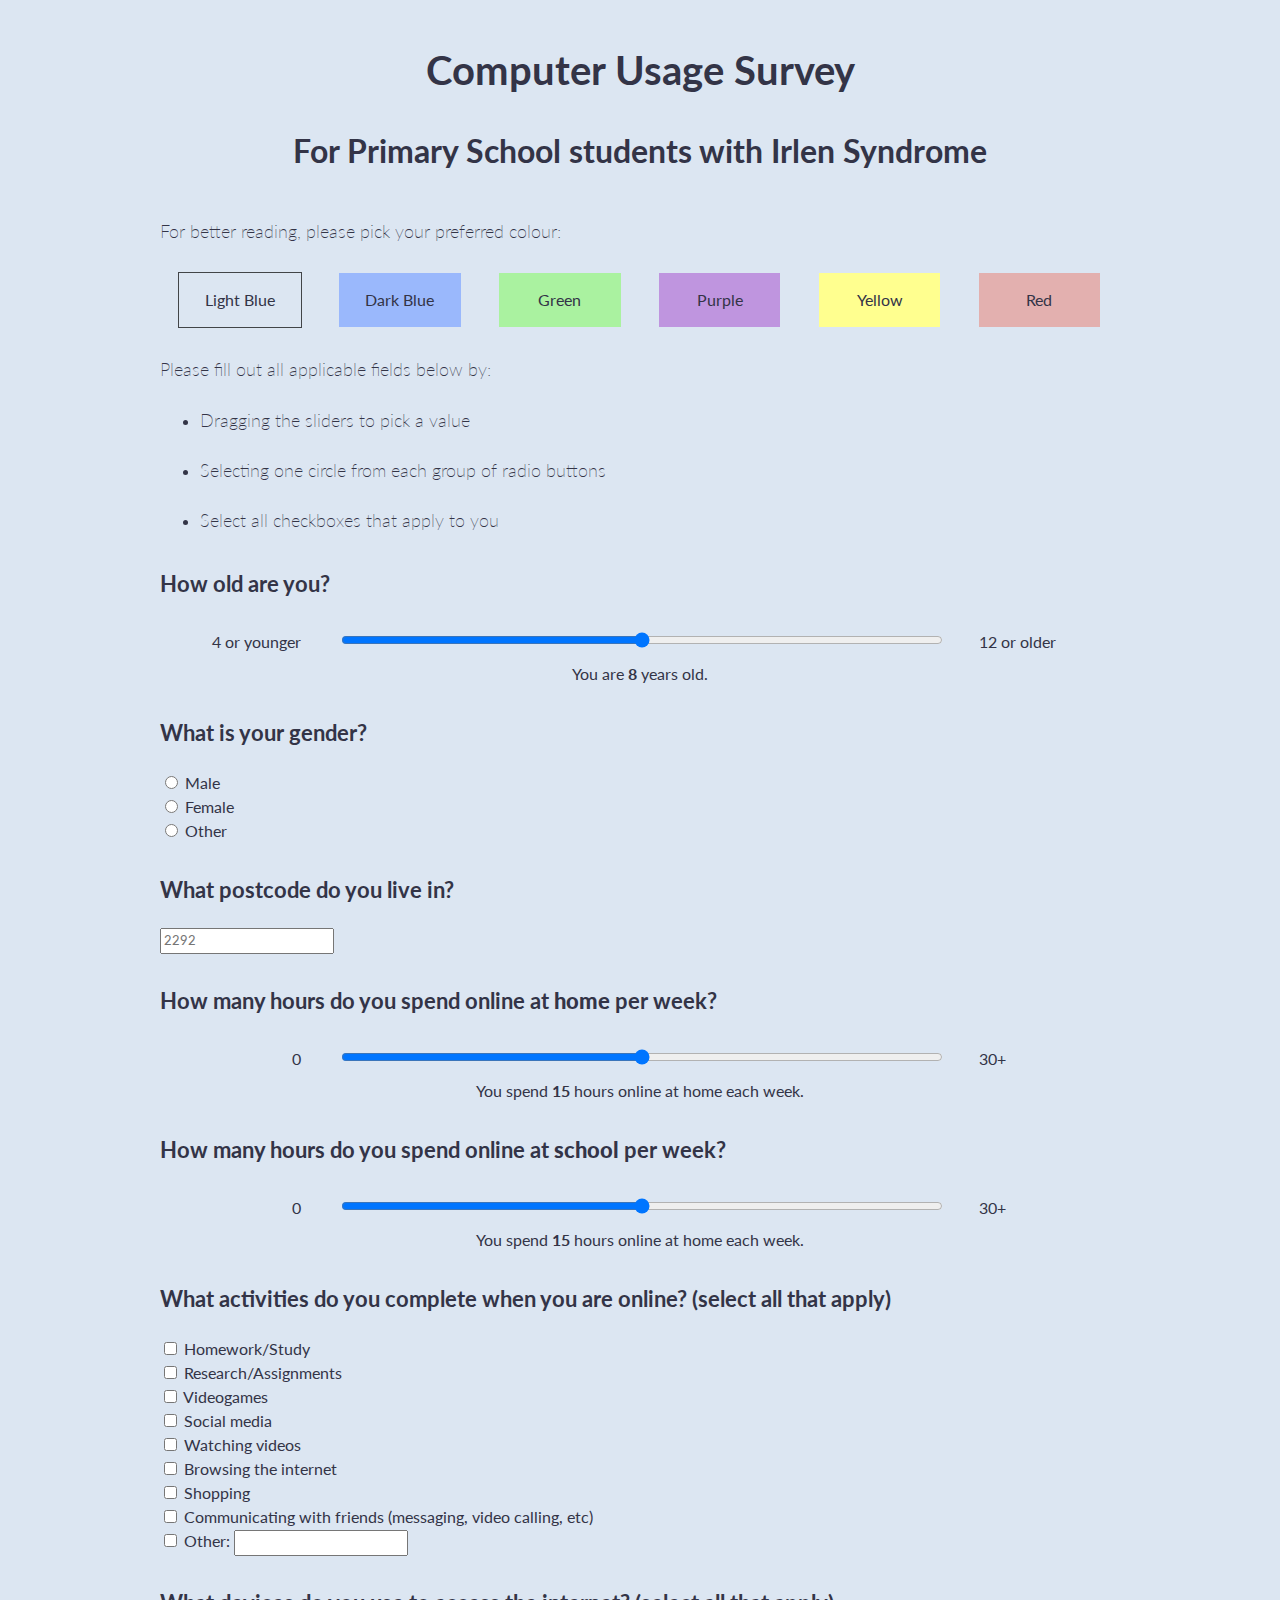
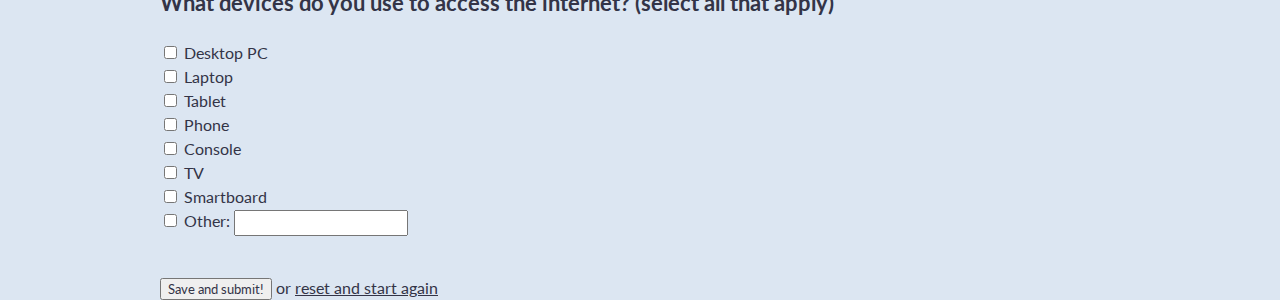
<file: index.html>
<!DOCTYPE html>
<html>
  <head>
    <meta charset="UTF-8">
    <title>Irlen Syndrom Survey</title>
    <script src="https://code.jquery.com/jquery-3.3.1.min.js"
		    integrity="sha256-FgpCb/KJQlLNfOu91ta32o/NMZxltwRo8QtmkMRdAu8="
		    crossorigin="anonymous" defer></script>
    <script src="js/script.js" defer></script>
    <link rel="stylesheet" href="css/simple-grid.min.css">
    <link rel="stylesheet" href="css/main.css">
  </head>
  <body>
    <div class="container">
      <h1>Computer Usage Survey</h1>
      <h2>For Primary School students with Irlen Syndrome</h2>
      <p>For better reading, please pick your preferred colour:</p>
      <div class="row colour-picker">
        <div class="col-2" id="grey">Light Blue</div>
        <div class="col-2" id="blue">Dark Blue</div>
        <div class="col-2" id="green">Green</div>
        <div class="col-2" id="purple">Purple</div>
        <div class="col-2" id="yellow">Yellow</div>
        <div class="col-2" id="red">Red</div>
      </div>
      <p>Please fill out all applicable fields below by:</p>
      <ul>
        <li><p>Dragging the sliders to pick a value</p></li>
        <li><p>Selecting one circle from each group of radio buttons</p></li>
        <li><p>Select all checkboxes that apply to you</p></li>
      </ul>
      <div class="row"><form id="irlen-survey" method="get" action="thanks.html">
        <label for="age"><h3>How old are you?</h3></label>
        <div class="row"><label for="age" class="col-2 right">4 or younger</label> <div class="col-8"><input type="range" id="age" min="4" value="8" max="12" step="1" oninput="outputUpdateAge(value)"></div> <label for="age" class="col-2">12 or older</label></div>
        <div class="center">You are <strong><output id="age-output">8</output></strong> years old.</div>
        
        <label for="gender"><h3>What is your gender?</h3></label>
        <div id="gender">
          <div><input type="radio" name="gender" value="m" id="male" required> <label for="male">Male</label></div>
          <div><input type="radio" name="gender" value="f" id="female" required> <label for="female">Female</label></div>
          <div><input type="radio" name="gender" value="o" id="other-gender" required> <label for="other-gender">Other</label></div>
        </div>
        
        <label for="postcode"><h3>What postcode do you live in?</h3></label>
        <input type="text" id="postcode" placeholder="2292" pattern="\d\d\d\d" oninvalid="this.setCustomValidity('Invalid postcode. Postcodes are 4 numbers long.')" onvalid="this.setCustomValidity('')">
        
        <label for="home-hours"><h3>How many hours do you spend online at <strong>home</strong> per week?</h3></label>
        <div class="row"><label for="home-hours" class="col-2 right">0</label> <div class="col-8"><input type="range" id="home-hours" min="0" value="15" max="30" step="1" oninput="outputUpdateHome(value)"></div> <label for="home-hours" class="col-2">30+</label></div>
        <div class="center">You spend <strong><output id="home-output">15</output></strong> hours online at home each week.</div>

        <label for="home-hours"><h3>How many hours do you spend online at <strong>school</strong> per week?</h3></label>
        <div class="row"><label for="school-hours" class="col-2 right">0</label> <div class="col-8"><input type="range" id="school-hours" min="0" value="15" max="30" step="1" oninput="outputUpdateSchool(value)"></div> <label for="school-hours" class="col-2">30+</label></div>
        <div class="center">You spend <strong><output id="school-output">15</output></strong> hours online at home each week.</div>

        <label for="activities"><h3>What activities do you complete when you are online? (select all that apply)</h3></label>
        <div id="activities">
          <div><input type="checkbox" name="activities" value="Homework" id="homework"> <label for="homework">Homework/Study</label></div>
          <div><input type="checkbox" name="activities" value="Assignments" id="assignment"> <label for="assignment">Research/Assignments</label></div>
          <div><input type="checkbox" name="activities" value="Games" id="games"> <label for="games">Videogames</label></div>
          <div><input type="checkbox" name="activities" value="SocialMedia" id="media"> <label for="media">Social media</label></div>
          <div><input type="checkbox" name="activities" value="Videos" id="videos"> <label for="videos">Watching videos</label></div>
          <div><input type="checkbox" name="activities" value="Internet" id="internet"> <label for="internet">Browsing the internet</label></div>
          <div><input type="checkbox" name="activities" value="Games" id="shopping"> <label for="shopping">Shopping</label></div>
          <div><input type="checkbox" name="activities" value="Communicating" id="communication"> <label for="communication">Communicating with friends (messaging, video calling, etc)</label></div>
          <div><input type="checkbox" name="activities" value="Other" id="other-activity"> <label for="other-activity">Other:</label> <input type="text" maxlength="100"></div>
        </div>

        <label for="devices"><h3>What devices do you use to access the internet? (select all that apply)</h3></label>
        <div id="devices">
          <div><input type="checkbox" name="devices" value="DesktopPC" id="desktop"> <label for="desktop">Desktop PC</label></div>
          <div><input type="checkbox" name="devices" value="Laptop" id="laptop"> <label for="laptop">Laptop</label></div>
          <div><input type="checkbox" name="devices" value="Tablet" id="tablet"> <label for="tablet">Tablet</label></div>
          <div><input type="checkbox" name="devices" value="Phone" id="phone"> <label for="phone">Phone</label></div>
          <div><input type="checkbox" name="devices" value="Console" id="console"> <label for="console">Console</label></div>
          <div><input type="checkbox" name="devices" value="TV" id="tv"> <label for="tv">TV</label></div>
          <div><input type="checkbox" name="devices" value="Smartboard" id="smartboard"> <label for="smartboard">Smartboard</label></div>
          <div><input type="checkbox" name="activities" value="Other" id="other-device"> <label for="other-device">Other:</label> <input type="text" maxlength="100"></div>
        </div>

        <div id="final"><input type="submit" value="Save and submit!"> or <a href="#irlen-survey" onclick="$('#irlen-survey').trigger('reset');$('#age-output').val(8);$('#home-output').val(15);$('#school-output').val(15);">reset and start again</a></div>

      </form></div>
      <!--
      https://thenewcode.com/757/Playing-With-The-HTML5-range-Slider-Input
      http://brennaobrien.com/blog/2014/05/style-input-type-range-in-every-browser.html
      https://developer.mozilla.org/en-US/docs/Web/HTML/Element/output
      https://irlen.com/what-is-irlen-syndrome/
      https://irlen.com/light-sensitivity-fluorescent-lights-and-irlen/#
      https://irlen.com/reading-problems-dyslexia-learning-difficulties-the-irlen-method/#
      https://irlen.com/what-you-can-do/
      https://irlen.com/colored-overlays/#
      https://developer.mozilla.org/en-US/docs/Web/API/Window/localStorage - for keeping colour
      https://www.the-art-of-web.com/html/html5-form-validation/
      simplegrid.io
      'use the buttons below to complete the survey'
      $("#yourFormId").trigger('reset');
      -->
    </div>
  </body>
</html>
</file>
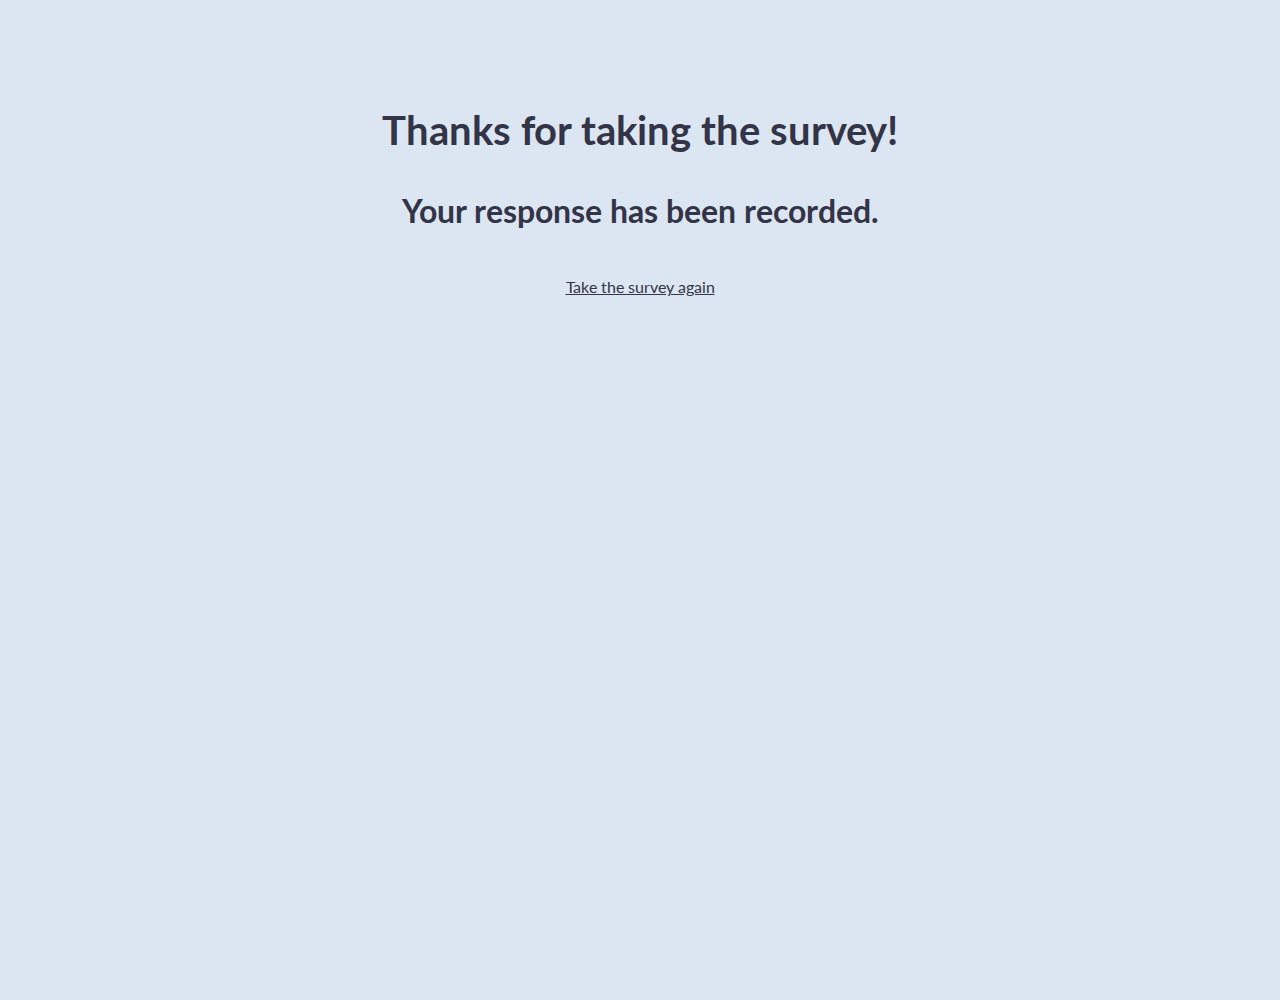
<file: thanks.html>
<!DOCTYPE html>
<html>
<head>
    <meta charset="UTF-8">
    <title>Irlen Syndrom Survey</title>
    <script src="https://code.jquery.com/jquery-3.3.1.min.js"
            integrity="sha256-FgpCb/KJQlLNfOu91ta32o/NMZxltwRo8QtmkMRdAu8="
            crossorigin="anonymous" defer></script>
    <script src="js/script.js" defer></script>
    <link rel="stylesheet" href="css/simple-grid.min.css">
    <link rel="stylesheet" href="css/main.css">
</head>
<body>
<h1 style="margin-top: 100px;">Thanks for taking the survey!</h1>
<h2>Your response has been recorded.</h2>
<a href="index.html" style="margin-top: 100px; margin: auto; width: 300px; text-align: center; display: block;">Take the survey again</a>
</body>
</html>
</file>
<file: css/main.css>
.container {
  margin-top: 40px;
  margin-bottom: 100px;
}

h1, h2 {
  text-align: center;
}

h3 {
  margin-top: 30px;
}

.colour-picker div {
  text-align: center;
  padding-top: 15px;
  padding-bottom: 15px;
  cursor: pointer;
}
.colour-picker div:focus {
  outline: 1px solid rgba(0, 0, 0, 0.7);
}

#grey {
  background-color: #DCE6F2;
}

#blue {
  background-color: #9AB8FC;
}

#green {
  background-color: #AAF2A0;
}

#yellow {
  background-color: #FFFF8F;
}

#purple {
  background-color: #BF95DF;
}

#red {
  background-color: #E3B0AF;
}

.selected {
  outline: 1px solid rgba(0, 0, 0, 0.7);
}

#postcode, label[for="postcode"] {
  display: block;
}

#final {
  margin-top: 40px;
}

h2 {
  margin-bottom: 40px;
}

input[type=range] {
  width: 100%;
}

.center {
  text-align: center;
}

.right {
  text-align: right;
}
</file>
<file: css/simple-grid.min.css>
@import url(https://fonts.googleapis.com/css?family=Lato:400,300,300italic,400italic,700,700italic);body,html{height:100%;width:100%;margin:0;padding:0;left:0;top:0;font-size:100%}.center,.container{margin-left:auto;margin-right:auto}*{font-family:Lato,Helvetica,sans-serif;color:#333447;line-height:1.5}h1{font-size:2.5rem}h2{font-size:2rem}h3{font-size:1.375rem}h4{font-size:1.125rem}h5{font-size:1rem}h6{font-size:.875rem}p{font-size:1.125rem;font-weight:200;line-height:1.8}.font-light{font-weight:300}.font-regular{font-weight:400}.font-heavy{font-weight:700}.left{text-align:left}.right{text-align:right}.center{text-align:center}.justify{text-align:justify}.container{width:90%}.row{position:relative;width:100%}.row [class^=col]{float:left;margin:.5rem 2%;min-height:.125rem}.col-1,.col-10,.col-11,.col-12,.col-2,.col-3,.col-4,.col-5,.col-6,.col-7,.col-8,.col-9{width:96%}.col-1-sm{width:4.33%}.col-2-sm{width:12.66%}.col-3-sm{width:21%}.col-4-sm{width:29.33%}.col-5-sm{width:37.66%}.col-6-sm{width:46%}.col-7-sm{width:54.33%}.col-8-sm{width:62.66%}.col-9-sm{width:71%}.col-10-sm{width:79.33%}.col-11-sm{width:87.66%}.col-12-sm{width:96%}.row::after{content:"";display:table;clear:both}.hidden-sm{display:none}@media only screen and (min-width:33.75em){.container{width:80%}}@media only screen and (min-width:45em){.col-1{width:4.33%}.col-2{width:12.66%}.col-3{width:21%}.col-4{width:29.33%}.col-5{width:37.66%}.col-6{width:46%}.col-7{width:54.33%}.col-8{width:62.66%}.col-9{width:71%}.col-10{width:79.33%}.col-11{width:87.66%}.col-12{width:96%}.hidden-sm{display:block}}@media only screen and (min-width:60em){.container{width:75%;max-width:60rem}}
</file>
